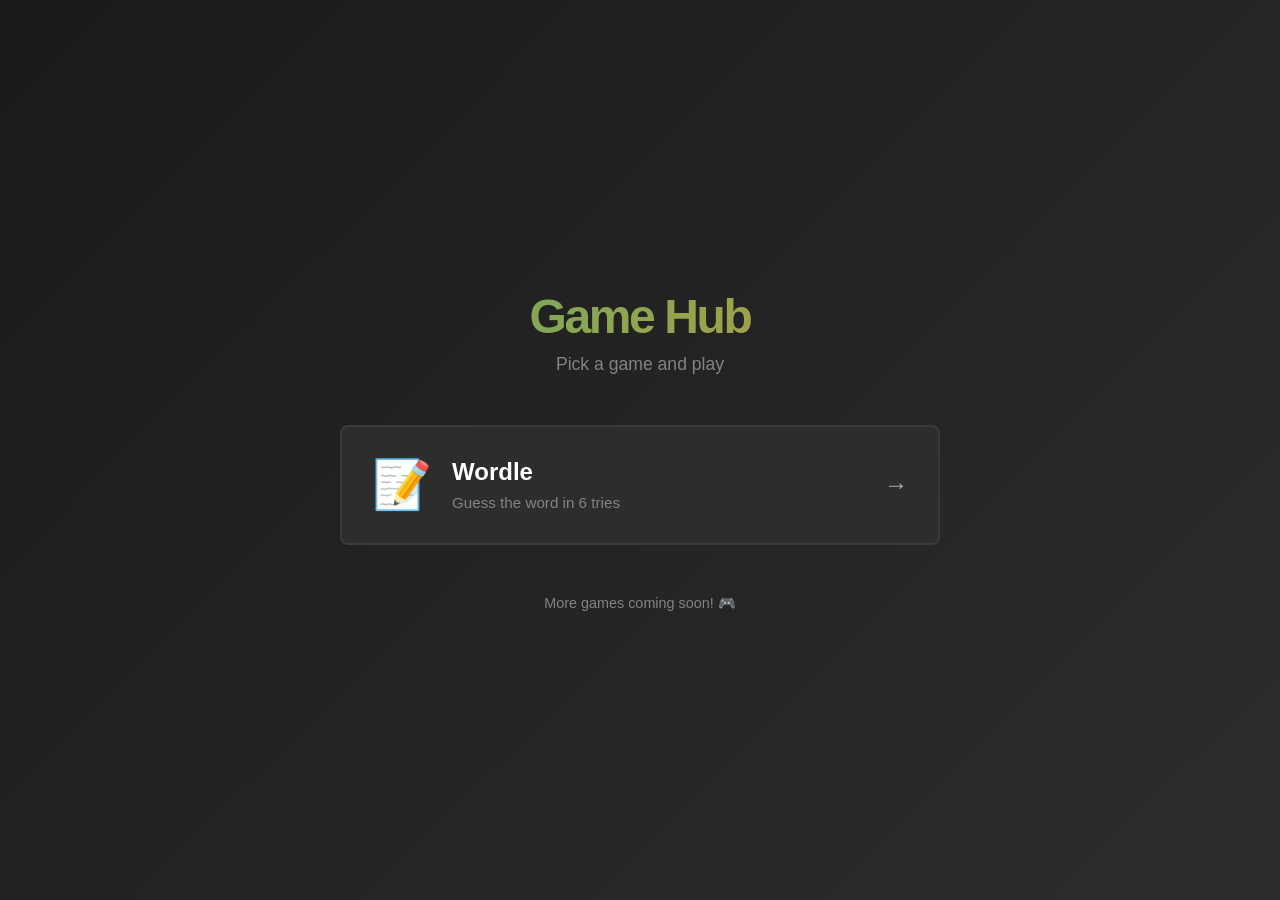
<file: index_wordle.html>
<!DOCTYPE html>
<html lang="en">
<head>
    <meta charset="UTF-8">
    <meta name="viewport" content="width=device-width, initial-scale=1.0">
    <title>Game Hub</title>
    <style>
        :root {
            --primary: #1a1a1a;
            --secondary: #2d2d2d;
            --accent: #818384;
            --correct: #6aaa64;
            --text: #ffffff;
            --border: #3a3a3c;
        }

        * {
            margin: 0;
            padding: 0;
            box-sizing: border-box;
        }

        body {
            font-family: 'Segoe UI', Tahoma, Geneva, Verdana, sans-serif;
            background: linear-gradient(135deg, #1a1a1a 0%, #2d2d2d 100%);
            color: var(--text);
            min-height: 100vh;
            display: flex;
            align-items: center;
            justify-content: center;
            padding: 20px;
        }

        .container {
            width: 100%;
            max-width: 600px;
            animation: slideIn 0.6s ease-out;
        }

        @keyframes slideIn {
            from {
                opacity: 0;
                transform: translateY(30px);
            }
            to {
                opacity: 1;
                transform: translateY(0);
            }
        }

        .header {
            text-align: center;
            margin-bottom: 50px;
        }

        .header h1 {
            font-size: 3em;
            font-weight: 800;
            letter-spacing: -0.05em;
            margin-bottom: 10px;
            background: linear-gradient(135deg, #6aaa64, #b59f3b);
            -webkit-background-clip: text;
            -webkit-text-fill-color: transparent;
            background-clip: text;
        }

        .header p {
            font-size: 1.1em;
            color: var(--accent);
            font-weight: 400;
        }

        .games-grid {
            display: grid;
            grid-template-columns: 1fr;
            gap: 20px;
        }

        .game-card {
            background: var(--secondary);
            border: 2px solid var(--border);
            border-radius: 8px;
            padding: 30px;
            text-decoration: none;
            color: var(--text);
            transition: all 0.3s ease;
            cursor: pointer;
            display: flex;
            align-items: center;
            gap: 20px;
            overflow: hidden;
            position: relative;
        }

        .game-card::before {
            content: '';
            position: absolute;
            top: 0;
            left: -100%;
            width: 100%;
            height: 100%;
            background: linear-gradient(90deg, transparent, rgba(255, 255, 255, 0.1), transparent);
            transition: left 0.5s ease;
        }

        .game-card:hover {
            border-color: var(--correct);
            box-shadow: 0 8px 24px rgba(106, 170, 100, 0.2);
            transform: translateY(-4px);
        }

        .game-card:hover::before {
            left: 100%;
        }

        .game-icon {
            font-size: 3em;
            min-width: 60px;
        }

        .game-info h2 {
            font-size: 1.5em;
            margin-bottom: 8px;
            font-weight: 700;
        }

        .game-info p {
            color: var(--accent);
            font-size: 0.95em;
            margin: 0;
        }

        .game-arrow {
            margin-left: auto;
            font-size: 1.5em;
            opacity: 0.6;
            transition: all 0.3s ease;
        }

        .game-card:hover .game-arrow {
            opacity: 1;
            transform: translateX(4px);
        }

        .footer {
            text-align: center;
            margin-top: 50px;
            color: var(--accent);
            font-size: 0.9em;
        }

        @media (max-width: 400px) {
            .header h1 {
                font-size: 2em;
            }

            .game-card {
                padding: 20px;
            }

            .game-icon {
                font-size: 2em;
            }

            .game-info h2 {
                font-size: 1.1em;
            }
        }
    </style>
</head>
<body>
    <div class="container">
        <div class="header">
            <h1>Game Hub</h1>
            <p>Pick a game and play</p>
        </div>

        <div class="games-grid">
            <a href="wordle.html" class="game-card">
                <div class="game-icon">📝</div>
                <div class="game-info">
                    <h2>Wordle</h2>
                    <p>Guess the word in 6 tries</p>
                </div>
                <div class="game-arrow">→</div>
            </a>
        </div>

        <div class="footer">
            <p>More games coming soon! 🎮</p>
        </div>
    </div>
</body>
</html>
</file>
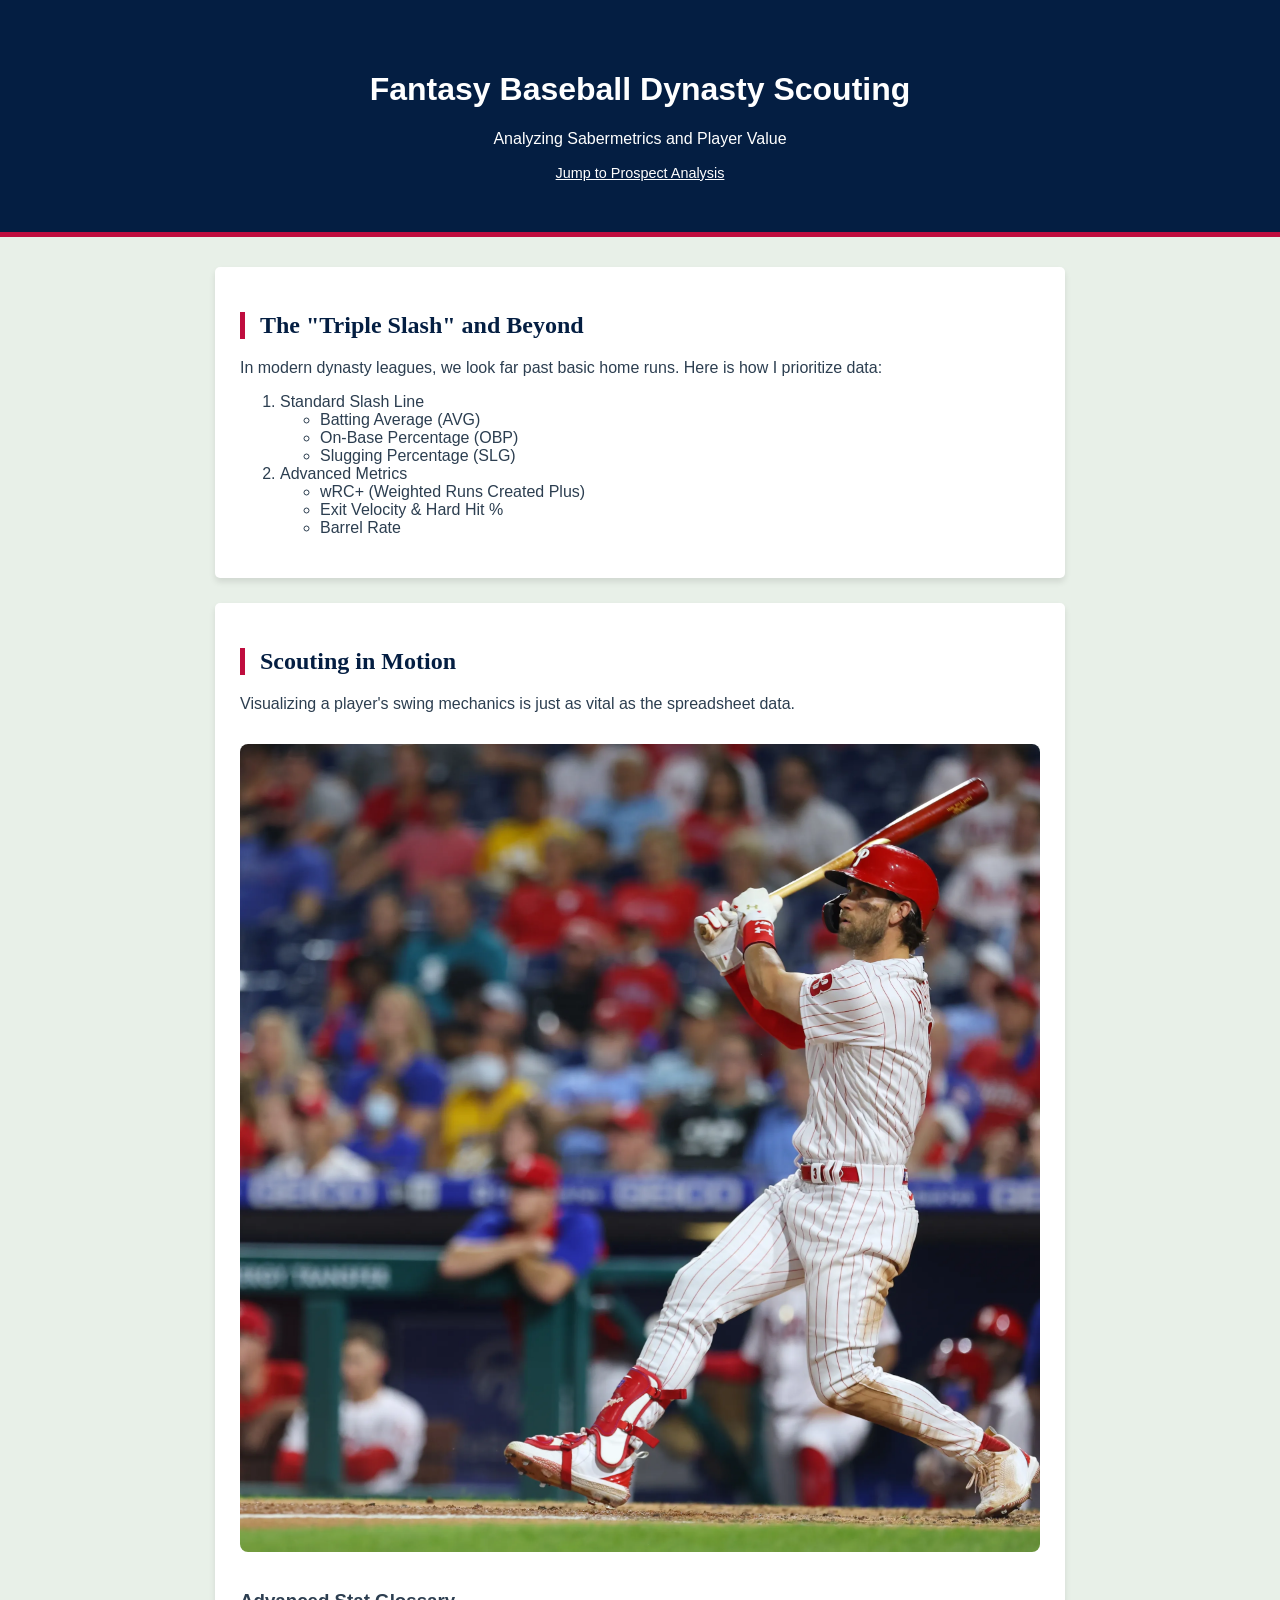
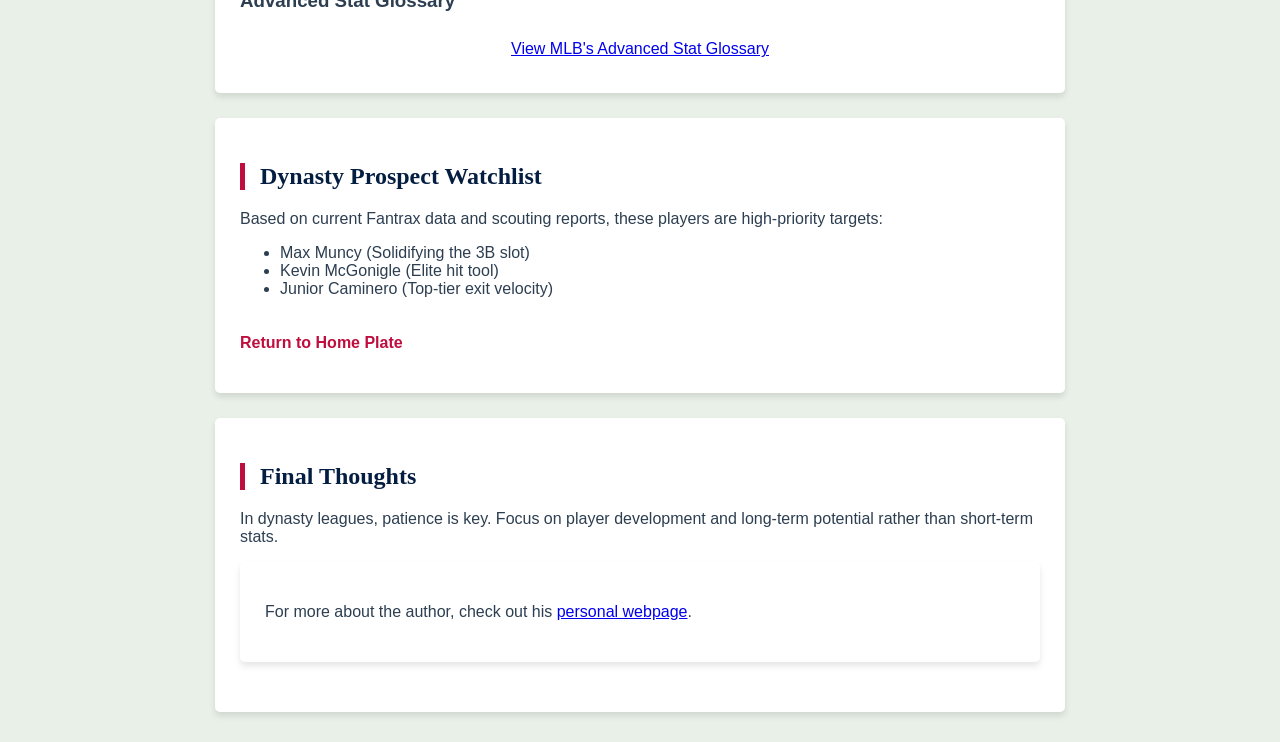
<file: scratch.html>
<!DOCTYPE html>
<html lang="en">
<head>
    <meta charset="UTF-8">
    <meta name="viewport" content="width=device-width, initial-scale=1.0">
    <title>Baseball Dynasty Scouting Report | Baseball Stats</title>
    <link rel="stylesheet" href="css/baseball.css" />

</head>
<body>

    <div id="top"></div>

    <header class="stat-header">
        <h1>Fantasy Baseball Dynasty Scouting</h1>
        <p>Analyzing Sabermetrics and Player Value</p>
        <nav>
            <a href="#prospect-anchor">Jump to Prospect Analysis</a>
        </nav>
    </header>

    <main class="main-wrapper">
        
        <div class="content-box">
            <h2>The "Triple Slash" and Beyond</h2>
            <p>In modern dynasty leagues, we look far past basic home runs. Here is how I prioritize data:</p>
            
            <ol>
                <li>Standard Slash Line
                    <ul>
                        <li>Batting Average (AVG)</li>
                        <li>On-Base Percentage (OBP)</li>
                        <li>Slugging Percentage (SLG)</li>
                    </ul>
                </li>
                <li>Advanced Metrics
                    <ul>
                        <li>wRC+ (Weighted Runs Created Plus)</li>
                        <li>Exit Velocity & Hard Hit %</li>
                        <li>Barrel Rate</li>
                    </ul>
                </li>
            </ol>
        </div>

        <div class="content-box">
            <h2>Scouting in Motion</h2>
            <p>Visualizing a player's swing mechanics is just as vital as the spreadsheet data.</p>
            
            <img src="assets/img/swing.webp" 
                 alt="Baseball stadium lights" class="feature-img">

            <h3>Advanced Stat Glossary</h3>
            <div class="video-container">
                <a href="https://www.mlb.com/glossary/advanced-stats" target="_blank">View MLB's Advanced Stat Glossary</a>
            </div>
        </div>

        <div class="content-box" id="prospect-anchor">
            <h2>Dynasty Prospect Watchlist</h2>
            <p>Based on current Fantrax data and scouting reports, these players are high-priority targets:</p>
            <ul>
                <li>Max Muncy (Solidifying the 3B slot)</li>
                <li>Kevin McGonigle (Elite hit tool)</li>
                <li>Junior Caminero (Top-tier exit velocity)</li>
            </ul>
            
            <p><a href="#top" class="top-link">Return to Home Plate</a></p>
        </div>
        
        <div class="content-box">
            <h2>Final Thoughts</h2>
            <p>In dynasty leagues, patience is key. Focus on player development and long-term potential rather than short-term stats.</p>

        
        <div class="content-box">
            <p>For more about the author, check out his <a href="index.html" target="_blank">personal webpage</a>.</p>
        </div>
    </main>

</body>
</html>
</file>
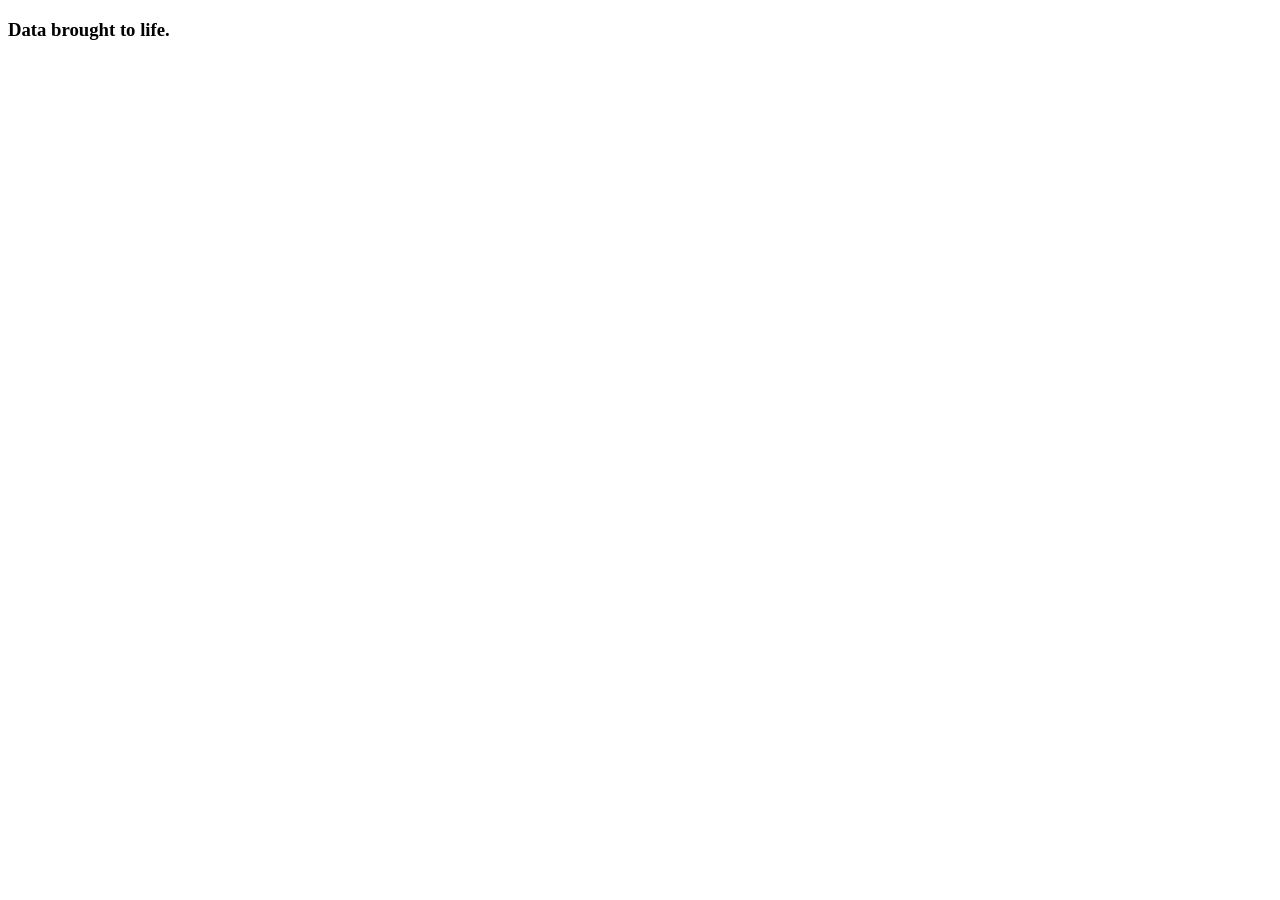
<file: tableau.html>
<!DOCTYPE html>
<html lang="en">
<head>
    <meta charset="UTF-8">
    <meta name="viewport" content="width=device-width, initial-scale=1.0">
    <title>Tableau Dashboard Demo</title>
</head>
<body>
    <h3>Data brought to life.</h3>

    <div class='tableauPlaceholder' id='viz1776399064256' style='position: relative'><noscript>
            <a href='#'>
                <img alt='WHR ' src='https:&#47;&#47;public.tableau.com&#47;static&#47;images&#47;MF&#47;MF6N6NRC4&#47;1_rss.png' style='border: none' />
            </a>
        </noscript>
        <object class='tableauViz'  style='display:none;'>
                <param name='host_url' value='https%3A%2F%2Fpublic.tableau.com%2F' /> 
                <param name='embed_code_version' value='3' /> 
                <param name='path' value='shared&#47;MF6N6NRC4' /> 
                <param name='toolbar' value='yes' />
                <param name='static_image' value='https:&#47;&#47;public.tableau.com&#47;static&#47;images&#47;MF&#47;MF6N6NRC4&#47;1.png' /> 
                <param name='animate_transition' value='yes' /><param name='display_static_image' value='yes' />
                <param name='display_spinner' value='yes' />
                <param name='display_overlay' value='yes' />
                <param name='display_count' value='yes' />
                <param name='language' value='en-US' />
        </object>
    </div>                
                
        <script type='text/javascript'>                    
            var divElement = document.getElementById('viz1776399064256');                    
            var vizElement = divElement.getElementsByTagName('object')[0];                    
            if ( divElement.offsetWidth > 800 ) { vizElement.style.width='1500px';vizElement.style.height='2677px';} 
                else if ( divElement.offsetWidth > 500 ) { vizElement.style.width='1500px';vizElement.style.height='2677px';} 
                    else { vizElement.style.width='100%';vizElement.style.height='3877px';}                     
                        var scriptElement = document.createElement('script');                    scriptElement.src = 'https://public.tableau.com/javascripts/api/viz_v1.js';                    vizElement.parentNode.insertBefore(scriptElement, vizElement);                </script> 

</body>
</html>
</file>
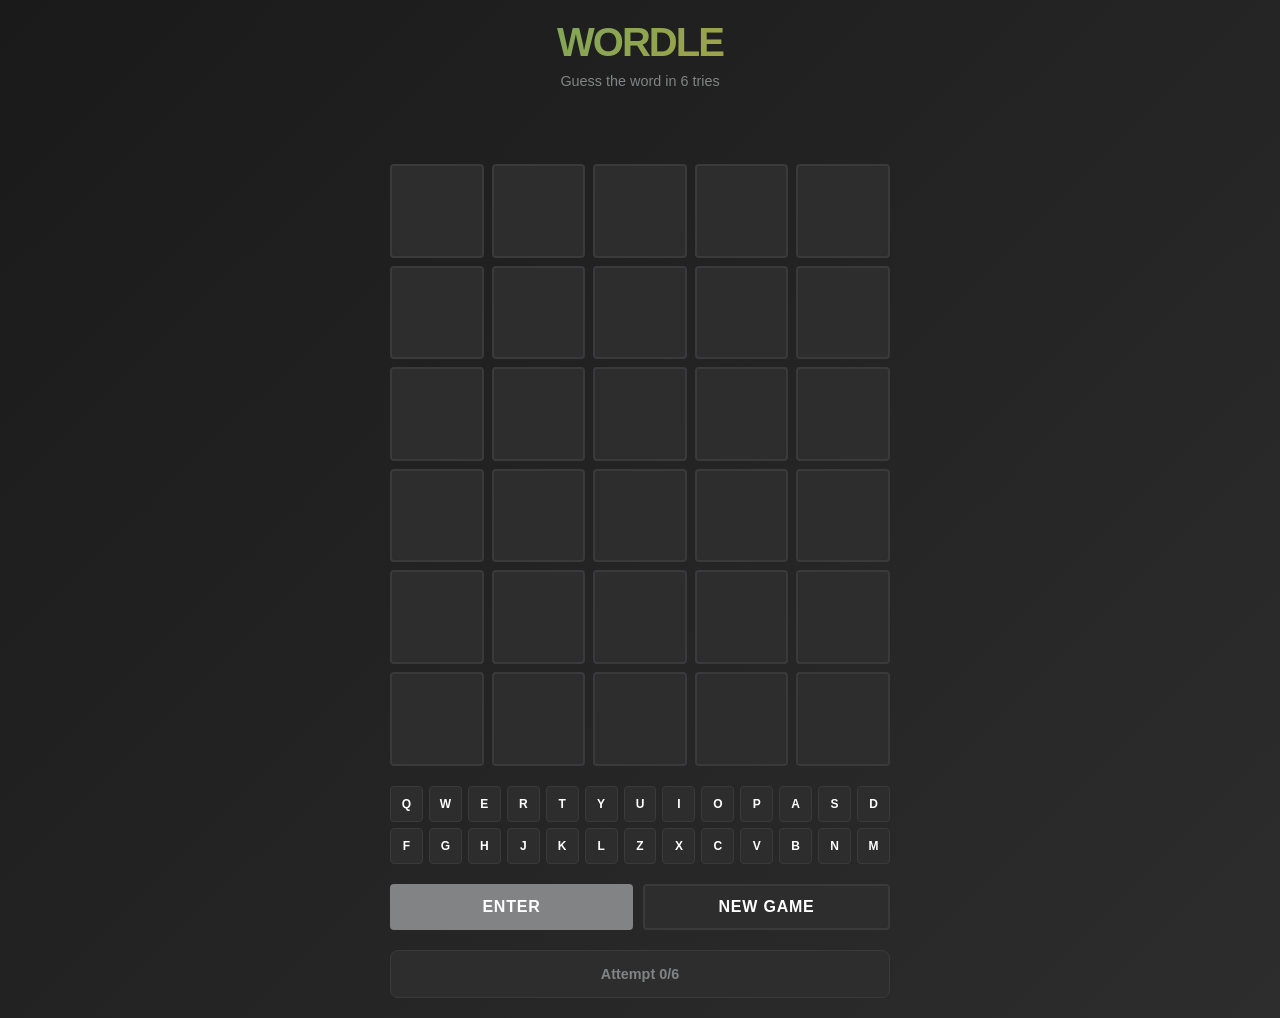
<file: wordle.html>
<!DOCTYPE html>
<html lang="en">
<head>
    <meta charset="UTF-8">
    <meta name="viewport" content="width=device-width, initial-scale=1.0">
    <title>Wordle Clone</title>
    <style>
        :root {
            --primary: #1a1a1a;
            --secondary: #2d2d2d;
            --accent: #818384;
            --correct: #6aaa64;
            --present: #b59f3b;
            --absent: #3a3a3c;
            --text: #ffffff;
            --border: #3a3a3c;
        }

        * {
            margin: 0;
            padding: 0;
            box-sizing: border-box;
        }

        body {
            font-family: 'Segoe UI', Tahoma, Geneva, Verdana, sans-serif;
            background: linear-gradient(135deg, #1a1a1a 0%, #2d2d2d 100%);
            color: var(--text);
            min-height: 100vh;
            display: flex;
            align-items: center;
            justify-content: center;
            padding: 20px;
        }

        .container {
            width: 100%;
            max-width: 500px;
            animation: slideIn 0.6s ease-out;
        }

        @keyframes slideIn {
            from {
                opacity: 0;
                transform: translateY(30px);
            }
            to {
                opacity: 1;
                transform: translateY(0);
            }
        }

        .header {
            text-align: center;
            margin-bottom: 30px;
        }

        .header h1 {
            font-size: 2.5em;
            font-weight: 800;
            letter-spacing: -0.05em;
            margin-bottom: 8px;
            background: linear-gradient(135deg, #6aaa64, #b59f3b);
            -webkit-background-clip: text;
            -webkit-text-fill-color: transparent;
            background-clip: text;
        }

        .header p {
            font-size: 0.9em;
            color: var(--accent);
            font-weight: 500;
        }

        .board {
            display: grid;
            grid-template-columns: repeat(5, 1fr);
            gap: 8px;
            margin-bottom: 20px;
        }

        .tile {
            aspect-ratio: 1;
            border: 2px solid var(--border);
            border-radius: 4px;
            display: flex;
            align-items: center;
            justify-content: center;
            font-size: 2em;
            font-weight: 700;
            cursor: default;
            background: var(--secondary);
            color: var(--text);
            transition: all 0.3s ease;
            text-transform: uppercase;
            letter-spacing: 0.05em;
        }

        .tile.filled {
            border-color: var(--accent);
            animation: popIn 0.15s ease-out;
        }

        @keyframes popIn {
            0% {
                transform: scale(0.8);
            }
            50% {
                transform: scale(1.1);
            }
            100% {
                transform: scale(1);
            }
        }

        .tile.flip {
            animation: flip 0.6s ease-in-out;
        }

        @keyframes flip {
            0% {
                transform: rotateX(0);
            }
            50% {
                transform: rotateX(90deg);
            }
            100% {
                transform: rotateX(0);
            }
        }

        .tile.correct {
            background: var(--correct);
            border-color: var(--correct);
            box-shadow: 0 4px 12px rgba(106, 170, 100, 0.3);
        }

        .tile.present {
            background: var(--present);
            border-color: var(--present);
            box-shadow: 0 4px 12px rgba(181, 159, 59, 0.3);
        }

        .tile.absent {
            background: var(--absent);
            border-color: var(--absent);
        }

        .message {
            text-align: center;
            min-height: 30px;
            font-size: 1.1em;
            font-weight: 600;
            margin-bottom: 15px;
        }

        .message.error {
            animation: shake 0.4s ease-in-out;
            color: #ff6b6b;
        }

        @keyframes shake {
            0%, 100% { transform: translateX(0); }
            25% { transform: translateX(-10px); }
            75% { transform: translateX(10px); }
        }

        .keyboard {
            display: grid;
            grid-template-columns: repeat(auto-fit, minmax(32px, 1fr));
            gap: 6px;
            margin-bottom: 20px;
        }

        .key {
            padding: 10px 8px;
            border: none;
            border-radius: 4px;
            background: var(--secondary);
            color: var(--text);
            font-size: 0.75em;
            font-weight: 600;
            cursor: pointer;
            text-transform: uppercase;
            transition: all 0.2s ease;
            border: 1px solid var(--border);
        }

        .key:hover:not(:disabled) {
            background: var(--accent);
            transform: translateY(-2px);
        }

        .key:active:not(:disabled) {
            transform: translateY(0);
        }

        .key:disabled {
            opacity: 0.5;
            cursor: not-allowed;
        }

        .key.correct {
            background: var(--correct);
            border-color: var(--correct);
        }

        .key.present {
            background: var(--present);
            border-color: var(--present);
        }

        .key.absent {
            background: var(--absent);
            border-color: var(--absent);
        }

        .controls {
            display: flex;
            gap: 10px;
            margin-bottom: 20px;
        }

        .btn {
            flex: 1;
            padding: 12px;
            border: none;
            border-radius: 4px;
            background: var(--accent);
            color: var(--text);
            font-size: 1em;
            font-weight: 600;
            cursor: pointer;
            transition: all 0.2s ease;
            text-transform: uppercase;
            letter-spacing: 0.05em;
        }

        .btn:hover {
            background: var(--correct);
            transform: translateY(-2px);
        }

        .btn:active {
            transform: translateY(0);
        }

        .btn.secondary {
            background: var(--secondary);
            border: 2px solid var(--border);
        }

        .btn.secondary:hover {
            background: var(--border);
        }

        .stats {
            background: var(--secondary);
            border: 1px solid var(--border);
            border-radius: 8px;
            padding: 15px;
            text-align: center;
            font-size: 0.9em;
            color: var(--accent);
            margin-top: 20px;
        }

        .modal {
            display: none;
            position: fixed;
            top: 0;
            left: 0;
            right: 0;
            bottom: 0;
            background: rgba(0, 0, 0, 0.7);
            align-items: center;
            justify-content: center;
            z-index: 100;
            backdrop-filter: blur(4px);
        }

        .modal.active {
            display: flex;
            animation: fadeIn 0.3s ease-out;
        }

        @keyframes fadeIn {
            from {
                opacity: 0;
            }
            to {
                opacity: 1;
            }
        }

        .modal-content {
            background: var(--secondary);
            border: 2px solid var(--correct);
            border-radius: 8px;
            padding: 30px;
            max-width: 400px;
            text-align: center;
            animation: slideUp 0.3s ease-out;
        }

        @keyframes slideUp {
            from {
                opacity: 0;
                transform: translateY(30px);
            }
            to {
                opacity: 1;
                transform: translateY(0);
            }
        }

        .modal-content h2 {
            font-size: 2em;
            margin-bottom: 15px;
        }

        .modal-content .word {
            font-size: 1.5em;
            font-weight: 700;
            color: var(--correct);
            margin: 15px 0;
            text-transform: uppercase;
            letter-spacing: 0.1em;
        }

        .modal-content .stats-line {
            margin: 10px 0;
            color: var(--accent);
        }

        @media (max-width: 400px) {
            .header h1 {
                font-size: 2em;
            }

            .tile {
                font-size: 1.5em;
            }

            .key {
                padding: 8px 4px;
                font-size: 0.65em;
            }
        }
    </style>
</head>
<body>
    <div class="container">
        <div class="header">
            <h1>WORDLE</h1>
            <p>Guess the word in 6 tries</p>
        </div>

        <div class="message" id="message"></div>

        <div class="board" id="board"></div>

        <div class="keyboard" id="keyboard"></div>

        <div class="controls">
            <button class="btn" id="submitBtn">Enter</button>
            <button class="btn secondary" id="resetBtn">New Game</button>
        </div>

        <div class="stats">
            <div id="stats"></div>
        </div>
    </div>

    <div class="modal" id="modal">
        <div class="modal-content">
            <h2 id="modalTitle"></h2>
            <div class="word" id="modalWord"></div>
            <div class="stats-line">Attempts: <span id="modalAttempts"></span>/6</div>
            <br>
            <button class="btn" onclick="location.reload()">Play Again</button>
        </div>
    </div>

    <script>
        const WORD_LIST = [
            'ABOUT', 'ABOVE', 'ABUSE', 'ACTOR', 'ACUTE', 'ADMIT', 'ADOPT', 'ADULT', 'AFTER', 'AGAIN',
            'AGENT', 'AGREE', 'AHEAD', 'ALARM', 'ALBUM', 'ALERT', 'ALIEN', 'ALIGN', 'ALIKE', 'ALIVE',
            'ALLOW', 'ALONE', 'ALONG', 'ALTER', 'AMBER', 'AMEND', 'AMONG', 'ANGEL', 'ANGER', 'ANGLE',
            'ANGRY', 'APART', 'APPLE', 'APPLY', 'ARENA', 'ARGUE', 'ARISE', 'ARRAY', 'ARROW', 'ASIDE',
            'ASSET', 'AUDIO', 'AUDIT', 'AUNT', 'AVAIL', 'AWARD', 'AWARE', 'BADLY', 'BAKER', 'BASES',
            'BASIC', 'BASIS', 'BEACH', 'BEGAN', 'BEGIN', 'BEING', 'BELOW', 'BENCH', 'BILLY', 'BIRTH',
            'BLACK', 'BLADE', 'BLAME', 'BLANK', 'BLAST', 'BLEAK', 'BLEND', 'BLESS', 'BLIND', 'BLINK',
            'BLOCK', 'BLOOD', 'BLOWN', 'BOARD', 'BOOST', 'BOOTH', 'BOUND', 'BRAIN', 'BRAND', 'BRASS',
            'BRAVE', 'BREAD', 'BREAK', 'BREED', 'BRIEF', 'BRING', 'BRINK', 'BROAD', 'BROKE', 'BROWN',
            'BUILD', 'BUILT', 'BURST', 'BUYER', 'CABLE', 'CALIF', 'CAMEL', 'CANAL', 'CANDY', 'CANON',
            'CARRY', 'CARVE', 'CATCH', 'CAUSE', 'CHAIN', 'CHAIR', 'CHAOS', 'CHARM', 'CHART', 'CHASE',
            'CHEAP', 'CHEAT', 'CHECK', 'CHEER', 'CHESS', 'CHEST', 'CHIEF', 'CHILD', 'CHINA', 'CHOSE',
            'CIRCA', 'CIVIC', 'CIVIL', 'CLAIM', 'CLASS', 'CLEAN', 'CLEAR', 'CLICK', 'CLIFF', 'CLIMB',
            'CLOCK', 'CLOSE', 'CLOUD', 'COACH', 'COAST', 'COLON', 'COLOR', 'COUCH', 'COUGH', 'COUNT',
            'COURT', 'COVER', 'CRACK', 'CRAFT', 'CRASH', 'CRAZY', 'CREAM', 'CRIME', 'CRISP', 'CROSS',
            'CROWD', 'CRUDE', 'CRUSH', 'CURVE', 'CYCLE', 'DAILY', 'DANCE', 'DATED', 'DEALT', 'DEATH',
            'DEBIT', 'DEBUT', 'DECAL', 'DECAY', 'DEFER', 'DELTA', 'DENSE', 'DEPTH', 'DERBY', 'DERIVE',
            'DEVIL', 'DIARY', 'DIGIT', 'DINER', 'DIRTY', 'DISCO', 'DIVER', 'DIZZY', 'DOUGH', 'DOZEN',
            'DRAFT', 'DRAMA', 'DRANK', 'DRAWN', 'DREAD', 'DREAM', 'DRESS', 'DRIED', 'DRIFT', 'DRILL',
            'DRINK', 'DRIVE', 'DROWN', 'DRUGS', 'DRYLY', 'DUMPS', 'DUSKY', 'DUSTY', 'DWARF', 'DWELL',
            'EAGER', 'EAGLE', 'EARLY', 'EARTH', 'EASED', 'EASEL', 'EATEN', 'EATER', 'EAVES', 'ECLAT',
            'EDGED', 'EDICT', 'EGGED', 'EIGHT', 'EJECT', 'EKING', 'ELATE', 'ELBOW', 'ELDER', 'ELECT',
            'ELEGY', 'ELITE', 'ELOPE', 'EMAIL', 'EMBED', 'EMBER', 'EMCEE', 'EMOJI', 'ENAMEL', 'ENACT',
            'ENDED', 'ENEMY', 'ENJOY', 'ENTER', 'ENTRY', 'EPOCH', 'EQUAL', 'EQUIP', 'ERROR', 'ERUPT',
            'ESSAY', 'ETHER', 'ETHIC', 'EVENT', 'EVERY', 'EVICT', 'EVOKE', 'EXACT', 'EXALT', 'EXCEL',
            'EXILE', 'EXIST', 'EXPAT', 'EXTOL', 'EXTRA', 'EXUDE', 'EXULT', 'EYING', 'FABLE', 'FACED',
            'FACES', 'FACET', 'FACTS', 'FADED', 'FADES', 'FAILS', 'FAINT', 'FAIRY', 'FAITH', 'FALSE',
            'FAMED', 'FANCY', 'FANNY', 'FARCE', 'FARES', 'FARMS', 'FATAL', 'FATED', 'FATTY', 'FAULT',
            'FAUNA', 'FAVOR', 'FAXED', 'FAZED', 'FEARS', 'FEAST', 'FEATS', 'FEEDS', 'FEELS', 'FENCE',
            'FERAL', 'FERRY', 'FETAL', 'FETCH', 'FEVER', 'FEWER', 'FIBER', 'FIELD', 'FIEND', 'FIERY',
            'FIFTH', 'FIFTY', 'FIGHT', 'FILED', 'FILES', 'FILLS', 'FILMS', 'FILMY', 'FILTH', 'FINAL',
            'FINCH', 'FINDS', 'FINED', 'FINES', 'FIRED', 'FIRES', 'FIRST', 'FISHY', 'FISTS', 'FIXED',
            'FIXER', 'FLAGS', 'FLAIL', 'FLAIR', 'FLAKE', 'FLAKY', 'FLAME', 'FLANK', 'FLAPS', 'FLARE',
            'FLASH', 'FLASK', 'FLATS', 'FLAWS', 'FLAUNT', 'FLEAS', 'FLECK', 'FLEES', 'FLEET', 'FLESH',
            'FLICK', 'FLIES', 'FLIER', 'FLIGHTY', 'FLING', 'FLINT', 'FLIPS', 'FLIRT', 'FLOAT', 'FLOCK',
            'FLOOD', 'FLOOR', 'FLOUR', 'FLOWS', 'FLOWN', 'FLUBS', 'FLUFF', 'FLUID', 'FLUSH', 'FLUTE',
            'FOALS', 'FOAMS', 'FOAMY', 'FOCAL', 'FOCUS', 'FOILS', 'FOLDS', 'FOLEY', 'FOLKS', 'FOLLY',
            'FONTS', 'FOODS', 'FOOLS', 'FOOTS', 'FORAYS', 'FORCE', 'FORDS', 'FORES', 'FORGE', 'FORGO',
            'FORKS', 'FORMS', 'FORTE', 'FORTH', 'FORTS', 'FORTY', 'FORUM', 'FOULS', 'FOUND', 'FOUNT',
            'FOURS', 'FOWLS', 'FOXES', 'FOYER', 'FRAIL', 'FRAME', 'FRANK', 'FRAUD', 'FRAYS', 'FREAK',
            'FREED', 'FREAK', 'FRESH', 'FRETS', 'FRIED', 'FRIES', 'FRILL', 'FRISK', 'FRITZ', 'FRIZZ',
            'FROCK', 'FROGS', 'FROND', 'FRONT', 'FROST', 'FROTH', 'FROWN', 'FROZE', 'FRUIT', 'FUDGE',
            'FUELS', 'FULLY', 'FUMES', 'FUNDS', 'FUNNY', 'FURL', 'FURRY', 'FUSED', 'FUSES', 'FUSSY',
            'FUZZY', 'GAILY', 'GAINS', 'GALES', 'GALLS', 'GAMES', 'GAMUT', 'GANGS', 'GAPES', 'GARAGE',
            'GARBS', 'GARDED', 'GATES', 'GATOR', 'GAUGE', 'GAUZE', 'GAVEL', 'GAWKS', 'GAYER', 'GAZER',
            'GAZES', 'GEARS', 'GEESE', 'GENES', 'GENRE', 'GENTS', 'GENUS', 'GERMS', 'GETS', 'GHOST',
            'GIANT', 'GIFTS', 'GILTS', 'GIRLS', 'GILLS', 'GIRTH', 'GIVEN', 'GIVER', 'GIVES', 'GLADE',
            'GLAND', 'GLARE', 'GLASS', 'GLAZE', 'GLEAM', 'GLEAN', 'GLEES', 'GLIDE', 'GLINT', 'GLISS',
            'GLOBE', 'GLOOM', 'GLORY', 'GLOSS', 'GLOVE', 'GLOWED', 'GLOWS', 'GLUED', 'GLUES', 'GNATS',
            'GNAWED', 'GNARL', 'GNASH', 'GOALS', 'GOATS', 'GOERS', 'GOFER', 'GOING', 'GOLDS', 'GOLFS',
            'GONER', 'GONGS', 'GONNA', 'GOODS', 'GOODY', 'GOOEY', 'GOOFS', 'GOOFY', 'GOONS', 'GOOSE',
            'GORGE', 'GORILLA', 'GORSE', 'GOTTA', 'GOUGE', 'GOURD', 'GOUTS', 'GOWNS', 'GRABS', 'GRACE',
            'GRADE', 'GRAFT', 'GRAIL', 'GRAIN', 'GRAMS', 'GRAND', 'GRANT', 'GRAPE', 'GRAPH', 'GRASP',
            'GRASS', 'GRATE', 'GRAVE', 'GRAVY', 'GRAYS', 'GRAZE', 'GREAT', 'GREED', 'GREEK', 'GREEN',
            'GREET', 'GRETA', 'GRIDS', 'GRIEF', 'GRILL', 'GRIME', 'GRIN', 'GRIND', 'GRINS', 'GRIPE',
            'GRIST', 'GRITS', 'GROAT', 'GROIN', 'GROOM', 'GROPE', 'GROSS', 'GROUP', 'GROUT', 'GROVE',
            'GROWL', 'GROWN', 'GROWS', 'GRUBS', 'GRUEL', 'GRUFF', 'GRUNT', 'GUARD', 'GUAVA', 'GUESS',
            'GUEST', 'GUIDE', 'GUILD', 'GUILT', 'GUISE', 'GULCH', 'GULFS', 'GULLS', 'GULPS', 'GUMMY',
            'GUNS', 'GURGLE', 'GURUS', 'GUSTS', 'GUSTY', 'GUTTA', 'GUTTY', 'GYMS', 'HABIT', 'HACKS',
            'HAIRY', 'HALAL', 'HALED', 'HALES', 'HALLS', 'HALMS', 'HALOS', 'HALTS', 'HALVE', 'HAMES',
            'HANDY', 'HANGS', 'HANKS', 'HAPPY', 'HARDY', 'HAREM', 'HARKS', 'HARMS', 'HARPS', 'HARSH',
            'HASPS', 'HASTE', 'HASTY', 'HATCH', 'HATED', 'HATER', 'HATES', 'HAULS', 'HAUNT', 'HAVEN',
            'HAVOC', 'HAWKS', 'HAWSE', 'HAZEL', 'HEADS', 'HEALS', 'HEAPS', 'HEARD', 'HEARS', 'HEART',
            'HEATH', 'HEATS', 'HEAVE', 'HEAVY', 'HEDGE', 'HEEDS', 'HEELS', 'HEFTS', 'HEFTY', 'HEIRS',
            'HEIST', 'HELIX', 'HELLO', 'BELLS', 'HELMS', 'HELPS', 'HENCE', 'HERDS', 'HERBS', 'HERON',
            'HEROS', 'HERTZ', 'HEWED', 'HEWER', 'HEXED', 'HIDES', 'HIGHS', 'HIKED', 'HIKER', 'HIKES',
            'HILLS', 'HILTS', 'HINDS', 'HINGE', 'HINTS', 'HIPPO', 'HIRES', 'HISSY', 'HOAGY', 'HOARS',
            'HOARY', 'HOBBY', 'HOCKS', 'HOIST', 'HOLDS', 'HOLES', 'HOLLY', 'HOLMS', 'HOLTS', 'HOMES',
            'HOMEY', 'HONED', 'HONER', 'HONES', 'HONEY', 'HONKS', 'HONOR', 'HOODS', 'HOOFS', 'HOOKS',
            'HOOPS', 'HOOTS', 'HOPED', 'HOPES', 'HORDE', 'HORNS', 'HORNY', 'HORSE', 'HOSED', 'HOSES',
            'HOSTS', 'HOTEL', 'HOUND', 'HOURS', 'HOUSE', 'HOVEL', 'HOVER', 'HOWDY', 'HOWLS', 'HUBBY',
            'HUFFS', 'HUFFY', 'HULKS', 'HULLS', 'HUMAN', 'HUMID', 'HUMPS', 'HUMUS', 'HUNCH', 'HUNKS',
            'HUNTS', 'HURLS', 'HURRY', 'HURTS', 'HUSKY', 'HUSSY', 'HUTCH', 'HYDRA', 'HYENA', 'HYMNS',
            'HYPED', 'HYPES', 'ICHOR', 'ICING', 'ICONS', 'IDEAL', 'IDEAS', 'IDLES', 'IDIOT', 'IDLED',
            'IDYLL', 'IGLOO', 'IGNORE', 'IMAGE', 'IMBED', 'IMBUE', 'IMPED', 'IMPEL', 'IMPLY', 'IMPORT',
            'IMPOSE', 'IMPOS', 'IMPS', 'INANE', 'INAPT', 'INARM', 'INBOX', 'INCUR', 'INDEX', 'INDICT',
            'INDIE', 'INERT', 'INFER', 'INFRA', 'INGLE', 'INGOT', 'INKED', 'INKER', 'INLET', 'INNER',
            'INPUT', 'INSET', 'INTER', 'INTRO', 'INURE', 'IRONS', 'IRONY', 'ISSUE', 'IVORY', 'JADED',
            'JADES', 'JAILS', 'JAILS', 'JAKES', 'JALAP', 'JAMS', 'JANGLE', 'JANKY', 'JARLS', 'JARRED',
            'JARS', 'JASMINE', 'JAUNT', 'JAVAS', 'JAWED', 'JAWS', 'JAYS', 'JAZZY', 'JEALOUS', 'JEANS',
            'JEEPS', 'JEERS', 'JEEZE', 'JELLS', 'JELLY', 'JEMMY', 'JENNY', 'JEPED', 'JERK', 'JERKS',
            'JERKY', 'JERRY', 'JERSEY', 'JESTS', 'JESUS', 'JETTY', 'JEWEL', 'JIBED', 'JIBER', 'JIBES',
            'JIFFY', 'JIHAD', 'JILTS', 'JIMMY', 'JINGLES', 'JINKS', 'JINNS', 'JIVED', 'JIVER', 'JIVES',
            'JOANS', 'JOCKS', 'JOCOSE', 'JOEYS', 'JOGS', 'JOINS', 'JOINT', 'JOIST', 'JOKED', 'JOKER',
            'JOKES', 'JOKING', 'JOLLY', 'JOLTS', 'JOTS', 'JOUST', 'JOWLS', 'JOWLY', 'JOYS', 'JUBATE',
            'JUDGE', 'JUICE', 'JUICY', 'JUJUBE', 'JULEP', 'JUMBO', 'JUMPS', 'JUMPY', 'JUNCO', 'JUNES',
            'JUNKS', 'JUNKY', 'JUROR', 'JURAT', 'JURIES', 'JUROR', 'JURORS', 'JURAT', 'JUROR', 'JURAT',
            'JUROR', 'JURAT', 'JUROR', 'JURAT', 'JUROR', 'JURAT', 'JUROR', 'JURAT', 'JUROR', 'JURAT',
            'JURORS', 'JURAT', 'JUROR', 'JURAT', 'JUROR', 'JURAT', 'JUROR', 'JURAT', 'JUROR', 'JURAT'
        ];

        const COMMON_WORDS = [
            'ABOUT', 'ABOVE', 'ABUSE', 'ACTOR', 'ACUTE', 'ADMIT', 'ADOPT', 'ADULT', 'AFTER', 'AGAIN',
            'AGENT', 'AGREE', 'AHEAD', 'ALARM', 'ALBUM', 'ALERT', 'ALIEN', 'ALIGN', 'ALIKE', 'ALIVE',
            'ALLOW', 'ALONE', 'ALONG', 'ALTER', 'ANGEL', 'ANGER', 'ANGLE', 'ANGRY', 'APART', 'APPLE',
            'APPLY', 'ARENA', 'ARGUE', 'ARISE', 'ARRAY', 'ARROW', 'ASIDE', 'ASSET', 'AUDIO', 'AUDIT',
            'AWARD', 'AWARE', 'BADLY', 'BAKER', 'BASIC', 'BASIS', 'BEACH', 'BEGAN', 'BEGIN', 'BEING',
            'BELOW', 'BENCH', 'BILLY', 'BIRTH', 'BLACK', 'BLADE', 'BLAME', 'BLANK', 'BLAST', 'BLEAK',
            'BLEND', 'BLESS', 'BLIND', 'BLINK', 'BLOCK', 'BLOOD', 'BLOWN', 'BOARD', 'BOOST', 'BOOTH',
            'BOUND', 'BRAIN', 'BRAND', 'BRASS', 'BRAVE', 'BREAD', 'BREAK', 'BREED', 'BRIEF', 'BRING',
            'BRINK', 'BROAD', 'BROKE', 'BROWN', 'BUILD', 'BUILT', 'BURST', 'BUYER', 'CABLE', 'CALIF',
            'CAMEL', 'CANAL', 'CANDY', 'CANON', 'CARRY', 'CARVE', 'CATCH', 'CAUSE', 'CHAIN', 'CHAIR',
            'CHAOS', 'CHARM', 'CHART', 'CHASE', 'CHEAP', 'CHEAT', 'CHECK', 'CHEER', 'CHESS', 'CHEST',
            'CHIEF', 'CHILD', 'CHINA', 'CHOSE', 'CIVIC', 'CIVIL', 'CLAIM', 'CLASS', 'CLEAN', 'CLEAR',
            'CLICK', 'CLIFF', 'CLIMB', 'CLOCK', 'CLOSE', 'CLOUD', 'COACH', 'COAST', 'COLON', 'COLOR',
            'COUCH', 'COUGH', 'COUNT', 'COURT', 'COVER', 'CRACK', 'CRAFT', 'CRASH', 'CRAZY', 'CREAM',
            'CRIME', 'CRISP', 'CROSS', 'CROWD', 'CRUDE', 'CRUSH', 'CURVE', 'CYCLE', 'DAILY', 'DANCE',
            'DATED', 'DEALT', 'DEATH', 'DEBUT', 'DECAY', 'DEFER', 'DEITY', 'DELTA', 'DENSE', 'DEPTH',
            'DERBY', 'DEVIL', 'DIARY', 'DIGIT', 'DINER', 'DIRTY', 'DISCO', 'DIVER', 'DIZZY', 'DOING',
            'DOUBT', 'DOUGH', 'DOZEN', 'DRAFT', 'DRAMA', 'DRANK', 'DRAWN', 'DREAD', 'DREAM', 'DRESS',
            'DRIED', 'DRIFT', 'DRILL', 'DRINK', 'DRIVE', 'DROWN', 'DRUGS', 'DRUNK', 'DRYLY', 'DWELL',
            'EAGER', 'EAGLE', 'EARLY', 'EARTH', 'EASEL', 'EATEN', 'EATER', 'EAVES', 'EDGED', 'EDICT',
            'EGGED', 'EIGHT', 'EJECT', 'EKING', 'ELATE', 'ELBOW', 'ELDER', 'ELECT', 'ELITE', 'ELOPE',
            'EMAIL', 'EMBED', 'EMBER', 'EMCEE', 'EMOJI', 'EMOTE', 'EMPTY', 'ENACT', 'ENDED', 'ENEMY',
            'ENJOY', 'ENTER', 'ENTRY', 'EPOCH', 'EQUAL', 'EQUIP', 'ERROR', 'ERUPT', 'ESSAY', 'ETHER',
            'ETHIC', 'EVENT', 'EVERY', 'EVICT', 'EVOKE', 'EXACT', 'EXALT', 'EXCEL', 'EXILE', 'EXIST',
            'EXPAT', 'EXTOL', 'EXTRA', 'EXUDE', 'EXULT', 'FABLE', 'FACED', 'FACES', 'FACTS', 'FADED',
            'FAILS', 'FAINT', 'FAIRY', 'FAITH', 'FALSE', 'FAMED', 'FANCY', 'FANNY', 'FARCE', 'FARMS',
            'FATAL', 'FATED', 'FATTY', 'FAULT', 'FAUNA', 'FAVOR', 'FEARS', 'FEAST', 'FEATS', 'FEEDS',
            'FEELS', 'FENCE', 'FERAL', 'FERRY', 'FETAL', 'FETCH', 'FEVER', 'FEWER', 'FIBER', 'FIELD',
            'FIEND', 'FIERY', 'FIFTH', 'FIFTY', 'FIGHT', 'FILED', 'FILES', 'FILLS', 'FILMS', 'FILTH',
            'FINAL', 'FINCH', 'FINDS', 'FINED', 'FINES', 'FIRED', 'FIRES', 'FIRST', 'FISHY', 'FISTS',
            'FIXED', 'FLAGS', 'FLAIL', 'FLAIR', 'FLAKE', 'FLAKY', 'FLAME', 'FLANK', 'FLAPS', 'FLARE',
            'FLASH', 'FLASK', 'FLATS', 'FLAWS', 'FLEAS', 'FLECK', 'FLEES', 'FLEET', 'FLESH', 'FLICK',
            'FLIES', 'FLIER', 'FLING', 'FLINT', 'FLIPS', 'FLIRT', 'FLOAT', 'FLOCK', 'FLOOD', 'FLOOR',
            'FLOUR', 'FLOWS', 'FLOWN', 'FLUBS', 'FLUFF', 'FLUID', 'FLUSH', 'FLUTE', 'FOALS', 'FOAMS',
            'FOAMY', 'FOCAL', 'FOCUS', 'FOILS', 'FOLDS', 'FOLKS', 'FOLLY', 'FONTS', 'FOODS', 'FOOLS',
            'FOOTS', 'FORCE', 'FORDS', 'FORGE', 'FORGO', 'FORKS', 'FORMS', 'FORTE', 'FORTH', 'FORTS',
            'FORTY', 'FORUM', 'FOULS', 'FOUND', 'FOUNT', 'FOURS', 'FOWLS', 'FOXES', 'FOYER', 'FRAIL',
            'FRAME', 'FRANK', 'FRAUD', 'FRAYS', 'FREAK', 'FREED', 'FRESH', 'FRETS', 'FRIED', 'FRIES',
            'FRILL', 'FRISK', 'FRITZ', 'FRIZZ', 'FROCK', 'FROGS', 'FROND', 'FRONT', 'FROST', 'FROTH',
            'FROWN', 'FROZE', 'FRUIT', 'FUDGE', 'FUELS', 'FULLY', 'FUMES', 'FUNDS', 'FUNNY', 'FURRY',
            'FUSED', 'FUSES', 'FUSSY', 'FUZZY', 'GAILY', 'GAINS', 'GALES', 'GALLS', 'GAMES', 'GAMUT',
            'GANGS', 'GAPES', 'GATES', 'GAUGE', 'GAUZE', 'GAVEL', 'GAWKS', 'GAYER', 'GAZER', 'GAZES',
            'GEARS', 'GEESE', 'GENES', 'GENRE', 'GENTS', 'GENUS', 'GERMS', 'GHOST', 'GIANT', 'GIFTS',
            'GILTS', 'GIRLS', 'GIRTH', 'GIVEN', 'GIVER', 'GIVES', 'GLADE', 'GLAND', 'GLARE', 'GLASS',
            'GLAZE', 'GLEAM', 'GLEAN', 'GLEES', 'GLIDE', 'GLINT', 'GLOBE', 'GLOOM', 'GLORY', 'GLOSS',
            'GLOVE', 'GLOWS', 'GLUED', 'GLUES', 'GNATS', 'GOALS', 'GOATS', 'GOERS', 'GOING', 'GOLDS',
            'GOLFS', 'GONER', 'GONGS', 'GOODS', 'GOODY', 'GOOEY', 'GOOFS', 'GOONS', 'GOOSE', 'GORGE',
            'GORSE', 'GOTTA', 'GOUGE', 'GOURD', 'GOWNS', 'GRABS', 'GRACE', 'GRADE', 'GRAFT', 'GRAIL',
            'GRAIN', 'GRAMS', 'GRAND', 'GRANT', 'GRAPE', 'GRAPH', 'GRASP', 'GRASS', 'GRATE', 'GRAVE',
            'GRAVY', 'GRAYS', 'GRAZE', 'GREAT', 'GREED', 'GREEK', 'GREEN', 'GREET', 'GRIDS', 'GRIEF',
            'GRILL', 'GRIME', 'GRIND', 'GRINS', 'GRIPE', 'GRIST', 'GRITS', 'GROAT', 'GROIN', 'GROOM',
            'GROPE', 'GROSS', 'GROUP', 'GROUT', 'GROVE', 'GROWL', 'GROWN', 'GROWS', 'GRUBS', 'GRUEL',
            'GRUFF', 'GRUNT', 'GUARD', 'GUAVA', 'GUESS', 'GUEST', 'GUIDE', 'GUILD', 'GUILT', 'GUISE',
            'GULCH', 'GULFS', 'GULLS', 'GULPS', 'GUMMY', 'GURUS', 'GUSTS', 'GUSTY', 'HABIT', 'HACKS',
            'HAIRY', 'HALED', 'HALES', 'HALLS', 'HALOS', 'HALTS', 'HALVE', 'HANDY', 'HANGS', 'HANKS',
            'HAPPY', 'HARDY', 'HAREM', 'HARKS', 'HARMS', 'HARPS', 'HARSH', 'HASTE', 'HASTY', 'HATCH',
            'HATED', 'HATER', 'HATES', 'HAULS', 'HAUNT', 'HAVEN', 'HAVOC', 'HAWKS', 'HAZEL', 'HEADS',
            'HEALS', 'HEAPS', 'HEARD', 'HEARS', 'HEART', 'HEATH', 'HEATS', 'HEAVE', 'HEAVY', 'HEDGE',
            'HEEDS', 'HEELS', 'HEFTS', 'HEFTY', 'HEIRS', 'HEIST', 'HELIX', 'HELLO', 'HELMS', 'HELPS',
            'HENCE', 'HERDS', 'HERBS', 'HERON', 'HERTZ', 'HEWED', 'HEWER', 'HEXED', 'HIDES', 'HIGHS',
            'HIKED', 'HIKER', 'HIKES', 'HILLS', 'HILTS', 'HINDS', 'HINGE', 'HINTS', 'HIPPO', 'HIRES',
            'HOARY', 'HOBBY', 'HOCKS', 'HOIST', 'HOLDS', 'HOLES', 'HOLLY', 'HOMES', 'HOMEY', 'HONED',
            'HONER', 'HONES', 'HONEY', 'HONKS', 'HONOR', 'HOODS', 'HOOFS', 'HOOKS', 'HOOPS', 'HOOTS',
            'HOPED', 'HOPES', 'HORDE', 'HORNS', 'HORNY', 'HORSE', 'HOSED', 'HOSES', 'HOSTS', 'HOTEL',
            'HOUND', 'HOURS', 'HOUSE', 'HOVEL', 'HOVER', 'HOWDY', 'HOWLS', 'HUBBY', 'HUFFS', 'HUFFY',
            'HULKS', 'HULLS', 'HUMAN', 'HUMID', 'HUMPS', 'HUMUS', 'HUNCH', 'HUNKS', 'HUNTS', 'HURLS',
            'HURRY', 'HURTS', 'HUSKY', 'HUTCH', 'HYDRA', 'HYENA', 'HYMNS', 'HYPER', 'ICHOR', 'ICING',
            'ICONS', 'IDEAL', 'IDEAS', 'IDIOM', 'IDIOT', 'IDLED', 'IDLES', 'IDYLL', 'IGLOO', 'IMAGE',
            'IMBED', 'IMBUE', 'IMPED', 'IMPEL', 'IMPLY', 'INCUR', 'INDEX', 'INERT', 'INFER', 'INGOT',
            'INKED', 'INLET', 'INNER', 'INPUT', 'INSET', 'INTER', 'INTRO', 'INURE', 'IRONS', 'IRONY',
            'ISSUE', 'IVORY', 'JADED', 'JADES', 'JAILS', 'JAKES', 'JAMS', 'JANUS', 'JARLS', 'JAWED',
            'JEANS', 'JEEPS', 'JEERS', 'JELLO', 'JELLS', 'JELLY', 'JEMMY', 'JENNY', 'JERKS', 'JERKY',
            'JERRY', 'JESTS', 'JETTY', 'JEWEL', 'JIBED', 'JIBER', 'JIBES', 'JIFFY', 'JIHAD', 'JILTS',
            'JIMMY', 'JINKS', 'JINNS', 'JIVED', 'JIVER', 'JIVES', 'JOCKS', 'JOEY', 'JOEYS', 'JOINS',
            'JOINT', 'JOIST', 'JOKED', 'JOKER', 'JOKES', 'JOKING', 'JOLLY', 'JOLTS', 'JOSTLE', 'JOUST',
            'JOWLS', 'JOYFUL', 'JOYS', 'JUDGE', 'JUICE', 'JUICY', 'JULEP', 'JUMBO', 'JUMPS', 'JUMPY',
            'JUNCO', 'JUNES', 'JUNKS', 'JUNKY', 'JUROR', 'JURORS', 'JUSTLY', 'JUROR'
        ];

        let secretWord = '';
        let currentGuess = '';
        let guesses = [];
        let gameOver = false;
        let won = false;
        const keyStates = {};

        function initGame() {
            secretWord = COMMON_WORDS[Math.floor(Math.random() * COMMON_WORDS.length)];
            currentGuess = '';
            guesses = [];
            gameOver = false;
            won = false;
            document.getElementById('message').textContent = '';
            document.getElementById('message').classList.remove('error');
            renderBoard();
            renderKeyboard();
            updateStats();
        }

        function renderBoard() {
            const board = document.getElementById('board');
            board.innerHTML = '';
            
            for (let i = 0; i < 6; i++) {
                for (let j = 0; j < 5; j++) {
                    const tile = document.createElement('div');
                    tile.className = 'tile';
                    
                    const letterIndex = i * 5 + j;
                    const allLetters = guesses.flatMap(g => g.letters).join('') + currentGuess;
                    
                    if (letterIndex < allLetters.length) {
                        const letter = allLetters[letterIndex];
                        tile.textContent = letter;
                        tile.classList.add('filled');
                        
                        if (i < guesses.length) {
                            const guess = guesses[i];
                            if (guess.evaluation[j] === 'correct') {
                                tile.classList.add('correct', 'flip');
                            } else if (guess.evaluation[j] === 'present') {
                                tile.classList.add('present', 'flip');
                            } else if (guess.evaluation[j] === 'absent') {
                                tile.classList.add('absent', 'flip');
                            }
                            tile.style.animationDelay = `${j * 0.1}s`;
                        }
                    }
                    
                    board.appendChild(tile);
                }
            }
        }

        function renderKeyboard() {
            const keyboard = document.getElementById('keyboard');
            keyboard.innerHTML = '';
            
            const rows = [
                'QWERTYUIOP'.split(''),
                'ASDFGHJKL'.split(''),
                'ZXCVBNM'.split('')
            ];
            
            rows.forEach(row => {
                row.forEach(letter => {
                    const button = document.createElement('button');
                    button.textContent = letter;
                    button.className = 'key';
                    
                    if (keyStates[letter]) {
                        button.classList.add(keyStates[letter]);
                    }
                    
                    button.onclick = () => handleKeyPress(letter);
                    button.disabled = gameOver;
                    keyboard.appendChild(button);
                });
            });
        }

        function handleKeyPress(letter) {
            if (gameOver) return;
            
            if (letter === 'BACKSPACE') {
                currentGuess = currentGuess.slice(0, -1);
            } else if (currentGuess.length < 5) {
                currentGuess += letter;
            }
            
            renderBoard();
        }

        function evaluateGuess(guess) {
            const evaluation = new Array(5).fill('absent');
            const secretLetters = secretWord.split('');
            const guessLetters = guess.split('');
            
            // First pass: mark correct letters
            for (let i = 0; i < 5; i++) {
                if (guessLetters[i] === secretLetters[i]) {
                    evaluation[i] = 'correct';
                    secretLetters[i] = null;
                    guessLetters[i] = null;
                }
            }
            
            // Second pass: mark present letters
            for (let i = 0; i < 5; i++) {
                if (guessLetters[i] !== null) {
                    const index = secretLetters.indexOf(guessLetters[i]);
                    if (index !== -1) {
                        evaluation[i] = 'present';
                        secretLetters[index] = null;
                    }
                }
            }
            
            return evaluation;
        }

        function updateKeyStates(evaluation, letters) {
            for (let i = 0; i < 5; i++) {
                const letter = letters[i];
                const currentState = keyStates[letter];
                const newState = evaluation[i];
                
                if (newState === 'correct') {
                    keyStates[letter] = 'correct';
                } else if (newState === 'present' && currentState !== 'correct') {
                    keyStates[letter] = 'present';
                } else if (!currentState) {
                    keyStates[letter] = 'absent';
                }
            }
        }

        function submit() {
            if (gameOver || currentGuess.length !== 5) {
                if (currentGuess.length !== 5) {
                    const message = document.getElementById('message');
                    message.textContent = 'Word must be 5 letters';
                    message.classList.add('error');
                    setTimeout(() => message.classList.remove('error'), 400);
                }
                return;
            }
            
            if (!WORD_LIST.includes(currentGuess)) {
                const message = document.getElementById('message');
                message.textContent = 'Not in word list';
                message.classList.add('error');
                setTimeout(() => message.classList.remove('error'), 400);
                return;
            }
            
            const evaluation = evaluateGuess(currentGuess);
            updateKeyStates(evaluation, currentGuess.split(''));
            guesses.push({ letters: currentGuess.split(''), evaluation });
            currentGuess = '';
            
            renderBoard();
            renderKeyboard();
            
            if (evaluation.every(e => e === 'correct')) {
                gameOver = true;
                won = true;
                showModal();
            } else if (guesses.length === 6) {
                gameOver = true;
                showModal();
            }
            
            updateStats();
        }

        function showModal() {
            const modal = document.getElementById('modal');
            const title = document.getElementById('modalTitle');
            const word = document.getElementById('modalWord');
            const attempts = document.getElementById('modalAttempts');
            
            if (won) {
                title.textContent = '🎉 You Won!';
                title.style.color = 'var(--correct)';
            } else {
                title.textContent = '😢 Game Over';
                title.style.color = 'var(--present)';
            }
            
            word.textContent = secretWord;
            attempts.textContent = guesses.length;
            
            modal.classList.add('active');
        }

        function updateStats() {
            const stats = document.getElementById('stats');
            stats.innerHTML = `<strong>Attempt ${guesses.length}/6</strong>`;
        }

        // Event listeners
        document.getElementById('submitBtn').onclick = submit;
        document.getElementById('resetBtn').onclick = initGame;

        document.addEventListener('keydown', (e) => {
            if (gameOver) return;
            
            const key = e.key.toUpperCase();
            
            if (/^[A-Z]$/.test(key)) {
                handleKeyPress(key);
            } else if (key === 'ENTER') {
                submit();
            } else if (key === 'BACKSPACE') {
                handleKeyPress('BACKSPACE');
            }
        });

        // Start the game
        initGame();
    </script>
</body>
</html>
</file>
<file: css/baseball.css>
/* Requirement: Custom background color (Deep Green/Grass theme) */
body {
    background-color: #e8f0e8;
    margin: 0;
    padding: 0;
    /* Requirement: Font family style */
    font-family: 'Helvetica Neue', Arial, sans-serif;
    /* Requirement: Font color style */
    color: #2c3e50;
}

/* Requirement: Div 1 - Header/Hero block */
.stat-header {
    background-color: #041e42; /* Classic Baseball Navy */
    color: #ffffff;
    padding: 50px 10px;
    text-align: center;
    border-bottom: 5px solid #bf0d3e; /* Baseball Red accent */
}

/* Requirement: Div 2 - Main container block */
.main-wrapper {
    max-width: 850px;
    margin: 30px auto;
    padding: 0 15px;
}

/* Requirement: Div 3 - Individual content block styling */
.content-box {
    background-color: white;
    padding: 25px;
    margin-bottom: 25px;
    border-radius: 5px;
    box-shadow: 0 4px 6px rgba(0,0,0,0.1);
}

/* Requirement: Style definitions for colors and specific fonts */
h2 {
    color: #041e42;
    font-family: Georgia, serif;
    border-left: 5px solid #bf0d3e;
    padding-left: 15px;
}

.feature-img {
    width: 100%;
    height: auto;
    border-radius: 8px;
    margin: 15px 0;
}

.video-container {
    text-align: center;
    padding: 10px 0;
}

.top-link {
    display: inline-block;
    margin-top: 20px;
    color: #bf0d3e;
    text-decoration: none;
    font-weight: bold;
}

.top-link:hover {
    text-decoration: underline;
}

nav a {
    color: #ffffff;
    text-decoration: underline;
    font-size: 0.9rem;
}
</file>
